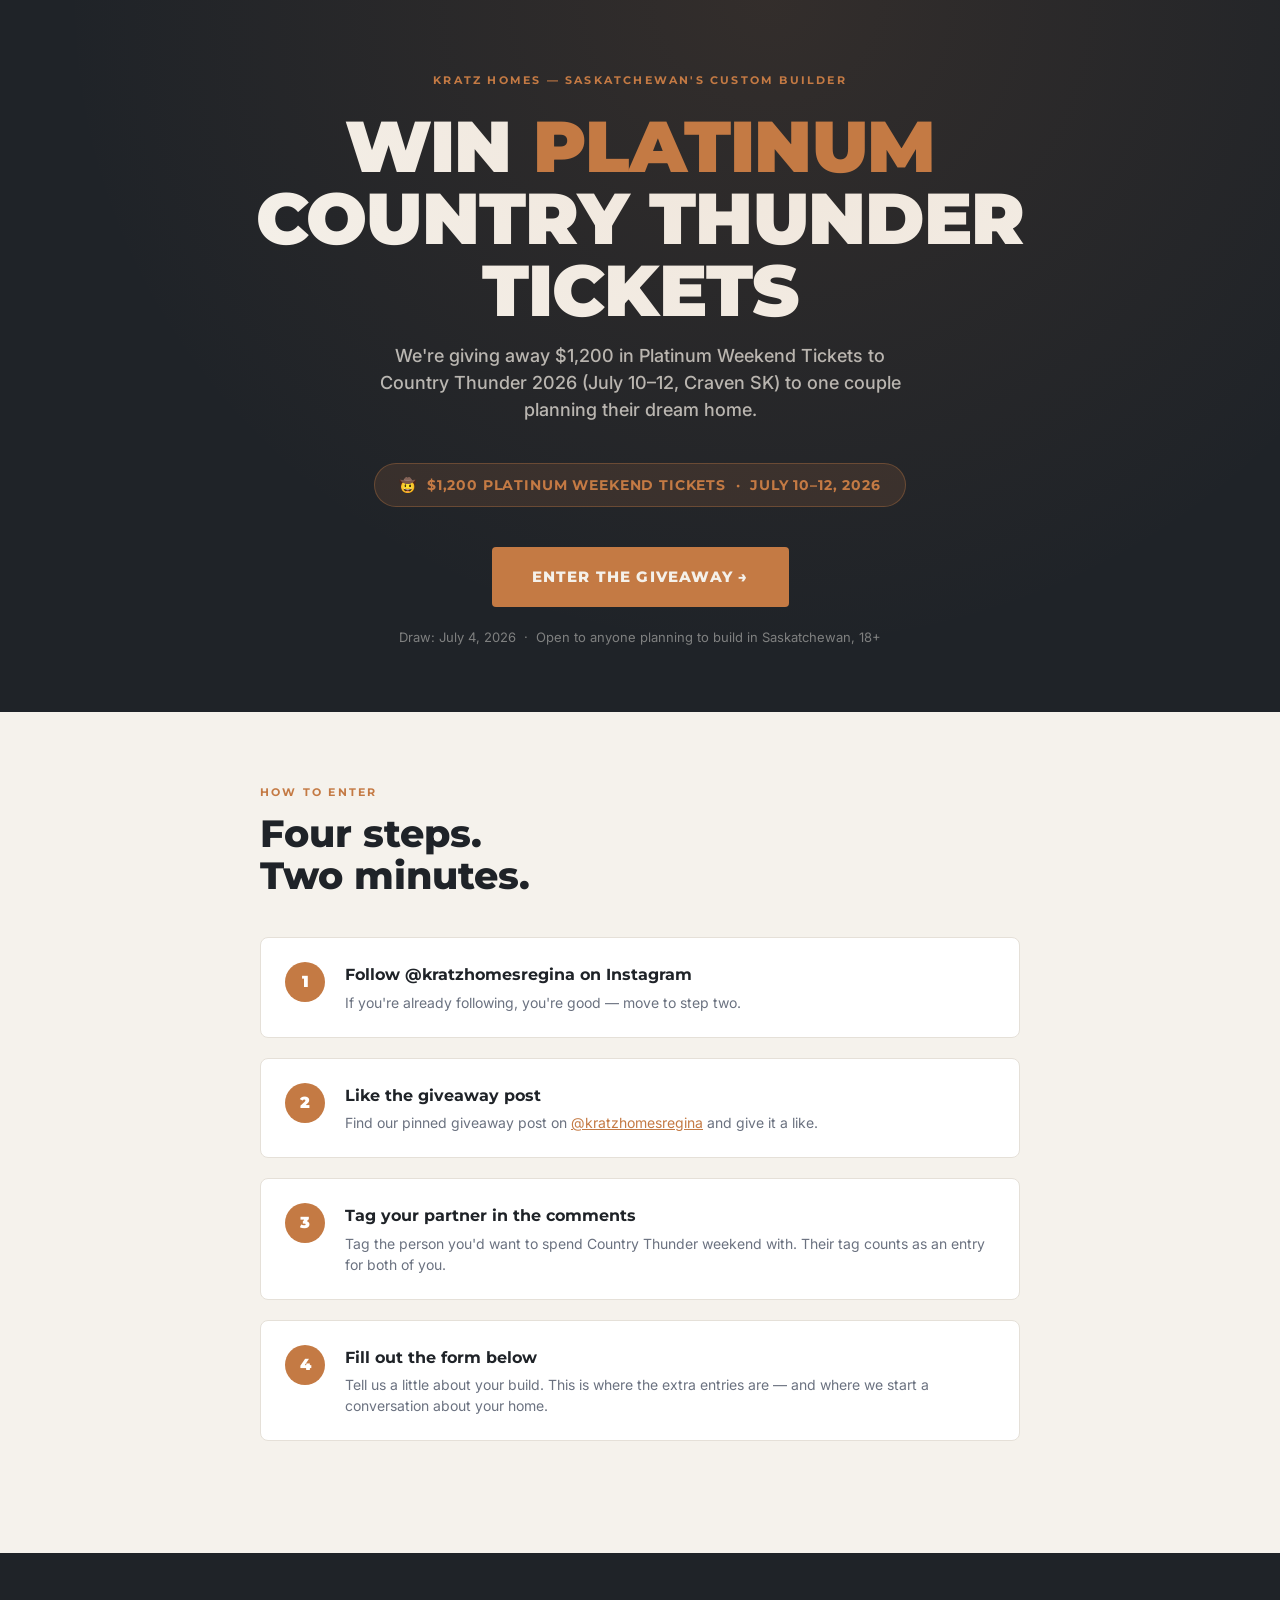
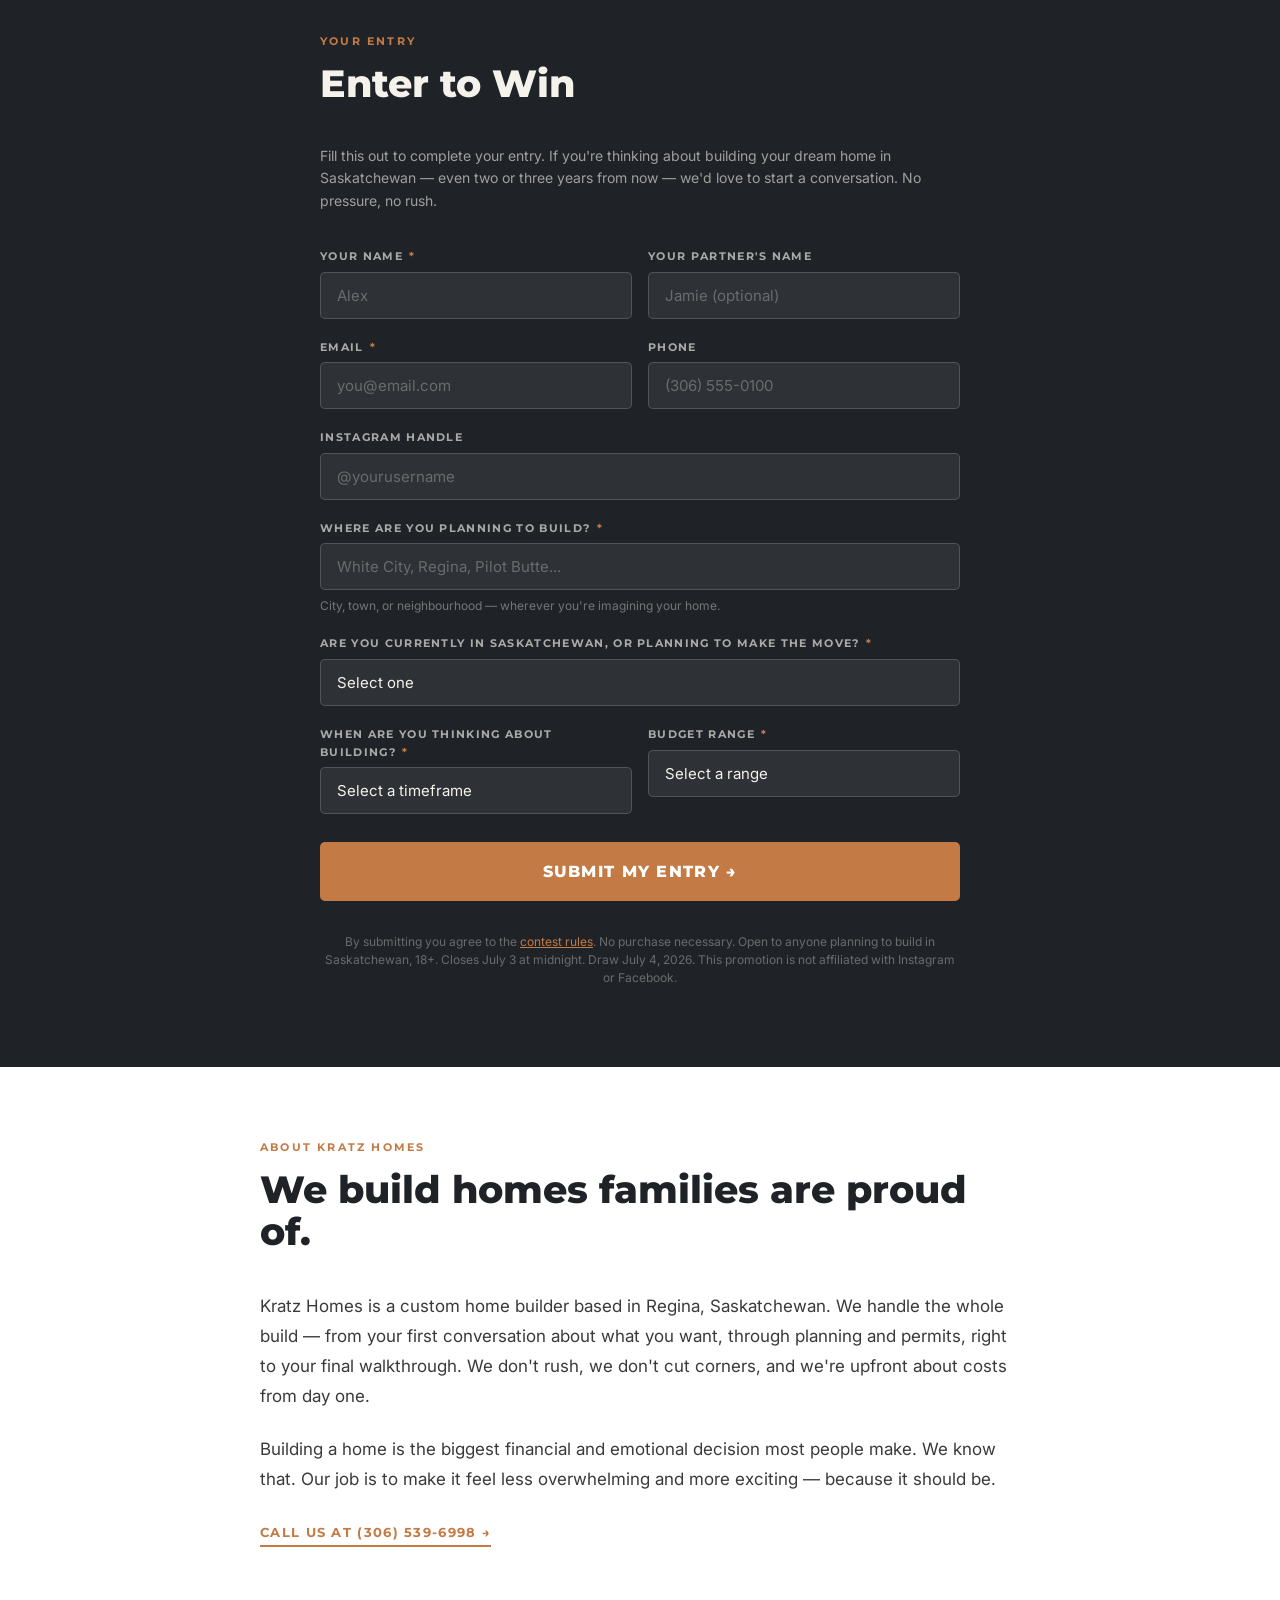
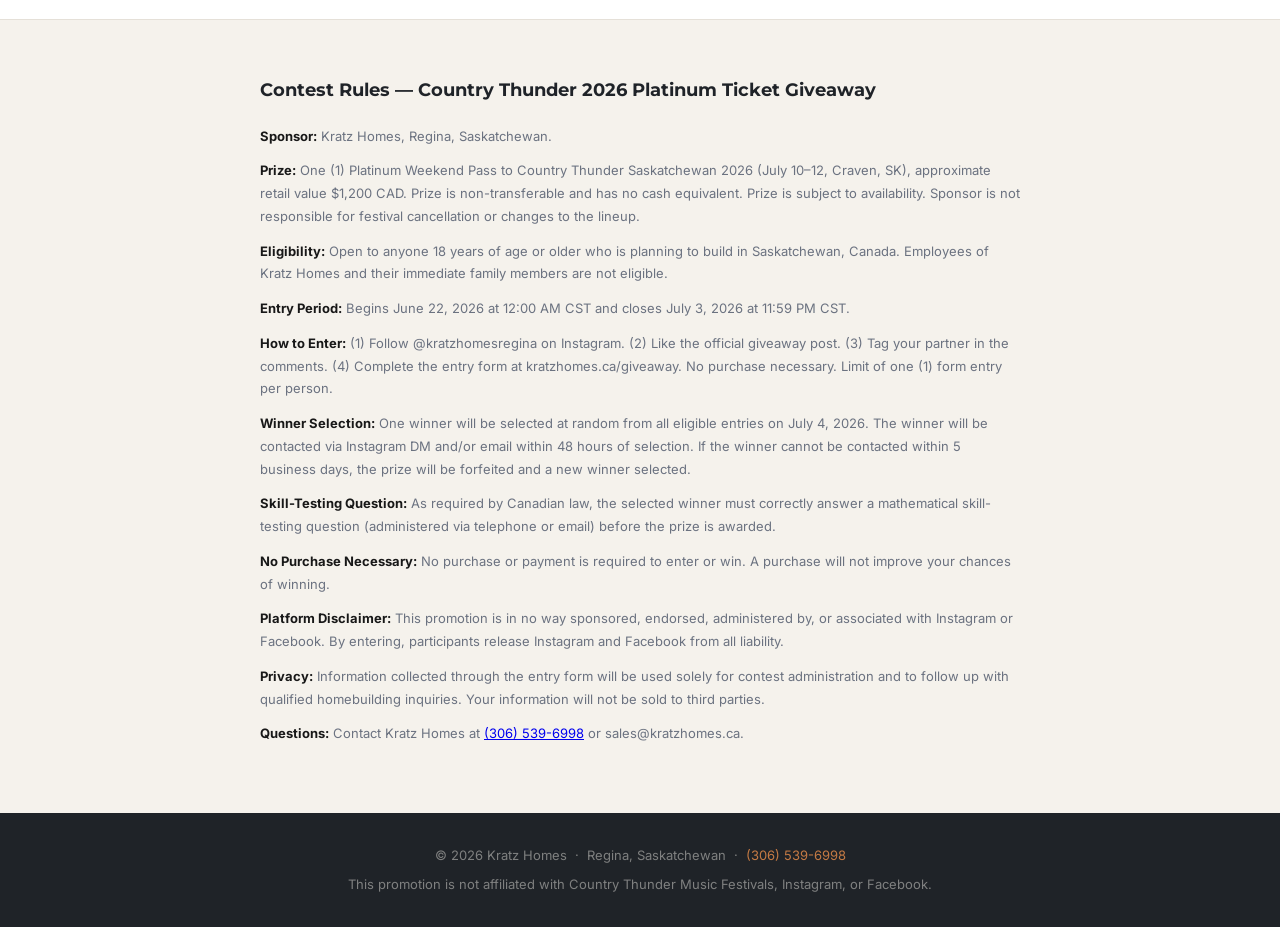
<file: giveaway.html>
<!DOCTYPE html>
<html lang="en">
<head>
  <meta charset="UTF-8">
  <meta name="viewport" content="width=device-width, initial-scale=1.0">
  <title>Win Platinum Country Thunder Tickets — Kratz Homes</title>
  <link href="https://fonts.googleapis.com/css2?family=Montserrat:wght@400;500;600;700;800;900&family=Inter:wght@400;500;600&display=swap" rel="stylesheet">
  <style>
    *, *::before, *::after { box-sizing: border-box; margin: 0; padding: 0; }

    :root {
      --charcoal:  #1F2328;
      --cream:     #F5F2EC;
      --amber:     #C47A44;
      --sage:      #5C6B52;
      --soft-black: #181818;
      --mid-gray:  #6B7280;
      --border:    #E5E0D8;
    }

    html { scroll-behavior: smooth; }

    body {
      font-family: 'Inter', sans-serif;
      background: var(--cream);
      color: var(--soft-black);
      line-height: 1.6;
    }

    /* ── HERO ── */
    .hero {
      background: var(--charcoal);
      color: var(--cream);
      padding: 72px 24px 64px;
      text-align: center;
      position: relative;
      overflow: hidden;
    }

    .hero::before {
      content: '';
      position: absolute;
      inset: 0;
      background: radial-gradient(ellipse at 60% 0%, rgba(196,122,68,0.12) 0%, transparent 65%);
      pointer-events: none;
    }

    .hero-eyebrow {
      font-family: 'Montserrat', sans-serif;
      font-size: 11px;
      font-weight: 700;
      letter-spacing: 0.2em;
      text-transform: uppercase;
      color: var(--amber);
      margin-bottom: 20px;
    }

    .hero-headline {
      font-family: 'Montserrat', sans-serif;
      font-size: clamp(36px, 8vw, 72px);
      font-weight: 900;
      line-height: 1.0;
      letter-spacing: -0.01em;
      text-transform: uppercase;
      color: var(--cream);
      max-width: 820px;
      margin: 0 auto 16px;
    }

    .hero-headline span {
      color: var(--amber);
    }

    .hero-subhead {
      font-size: 18px;
      font-weight: 500;
      color: rgba(245,242,236,0.72);
      max-width: 560px;
      margin: 0 auto 40px;
      line-height: 1.5;
    }

    .prize-pill {
      display: inline-flex;
      align-items: center;
      gap: 12px;
      background: rgba(196,122,68,0.15);
      border: 1px solid rgba(196,122,68,0.35);
      border-radius: 100px;
      padding: 10px 24px;
      margin-bottom: 40px;
    }

    .prize-pill-text {
      font-family: 'Montserrat', sans-serif;
      font-size: 14px;
      font-weight: 700;
      letter-spacing: 0.06em;
      text-transform: uppercase;
      color: var(--amber);
    }

    .hero-cta {
      display: inline-block;
      background: var(--amber);
      color: var(--cream);
      font-family: 'Montserrat', sans-serif;
      font-size: 15px;
      font-weight: 800;
      letter-spacing: 0.08em;
      text-transform: uppercase;
      padding: 18px 40px;
      border-radius: 4px;
      text-decoration: none;
      transition: background 0.2s, transform 0.15s;
    }

    .hero-cta:hover {
      background: #b06b38;
      transform: translateY(-1px);
    }

    .hero-deadline {
      margin-top: 20px;
      font-size: 13px;
      color: rgba(245,242,236,0.45);
    }

    /* ── HOW TO ENTER ── */
    .section {
      padding: 72px 24px;
    }

    .section-inner {
      max-width: 760px;
      margin: 0 auto;
    }

    .section-label {
      font-family: 'Montserrat', sans-serif;
      font-size: 11px;
      font-weight: 700;
      letter-spacing: 0.2em;
      text-transform: uppercase;
      color: var(--amber);
      margin-bottom: 12px;
    }

    .section-title {
      font-family: 'Montserrat', sans-serif;
      font-size: clamp(26px, 5vw, 38px);
      font-weight: 800;
      line-height: 1.1;
      color: var(--charcoal);
      margin-bottom: 40px;
    }

    .steps {
      display: grid;
      gap: 20px;
      margin-bottom: 40px;
    }

    .step {
      display: flex;
      gap: 20px;
      align-items: flex-start;
      background: #fff;
      border: 1px solid var(--border);
      border-radius: 8px;
      padding: 24px;
    }

    .step-num {
      flex-shrink: 0;
      width: 40px;
      height: 40px;
      background: var(--amber);
      border-radius: 50%;
      display: flex;
      align-items: center;
      justify-content: center;
      font-family: 'Montserrat', sans-serif;
      font-size: 16px;
      font-weight: 900;
      color: #fff;
    }

    .step-body h3 {
      font-family: 'Montserrat', sans-serif;
      font-size: 16px;
      font-weight: 700;
      color: var(--charcoal);
      margin-bottom: 4px;
    }

    .step-body p {
      font-size: 14px;
      color: var(--mid-gray);
      line-height: 1.5;
    }

    .bonus-box {
      background: var(--charcoal);
      color: var(--cream);
      border-radius: 8px;
      padding: 28px 32px;
    }

    .bonus-box h3 {
      font-family: 'Montserrat', sans-serif;
      font-size: 13px;
      font-weight: 700;
      letter-spacing: 0.15em;
      text-transform: uppercase;
      color: var(--amber);
      margin-bottom: 16px;
    }

    .bonus-list {
      list-style: none;
      display: grid;
      gap: 10px;
    }

    .bonus-list li {
      display: flex;
      justify-content: space-between;
      font-size: 15px;
      border-bottom: 1px solid rgba(245,242,236,0.1);
      padding-bottom: 10px;
    }

    .bonus-list li:last-child {
      border-bottom: none;
      padding-bottom: 0;
    }

    .bonus-list .label { color: rgba(245,242,236,0.75); }
    .bonus-list .value { font-weight: 600; color: var(--amber); }

    /* ── FORM ── */
    .form-section {
      background: var(--charcoal);
      padding: 80px 24px;
    }

    .form-inner {
      max-width: 640px;
      margin: 0 auto;
    }

    .form-section .section-title { color: var(--cream); }
    .form-section .section-label { color: var(--amber); }

    .form-note {
      font-size: 14px;
      color: rgba(245,242,236,0.6);
      margin-bottom: 36px;
      line-height: 1.6;
    }

    .form {
      display: grid;
      gap: 20px;
    }

    .form-row {
      display: grid;
      grid-template-columns: 1fr 1fr;
      gap: 16px;
    }

    @media (max-width: 540px) {
      .form-row { grid-template-columns: 1fr; }
    }

    .field {
      display: flex;
      flex-direction: column;
      gap: 6px;
    }

    .field label {
      font-family: 'Montserrat', sans-serif;
      font-size: 11px;
      font-weight: 700;
      letter-spacing: 0.12em;
      text-transform: uppercase;
      color: rgba(245,242,236,0.65);
    }

    .field label .req { color: var(--amber); margin-left: 2px; }

    .field input,
    .field select {
      background: rgba(245,242,236,0.07);
      border: 1px solid rgba(245,242,236,0.18);
      border-radius: 5px;
      padding: 13px 16px;
      font-family: 'Inter', sans-serif;
      font-size: 15px;
      color: var(--cream);
      outline: none;
      transition: border-color 0.2s;
      -webkit-appearance: none;
      appearance: none;
    }

    .field input::placeholder { color: rgba(245,242,236,0.3); }

    .field input:focus,
    .field select:focus { border-color: var(--amber); }

    .field select option { background: var(--charcoal); color: var(--cream); }

    .field-hint {
      font-size: 12px;
      color: rgba(245,242,236,0.4);
    }

    .submit-btn {
      width: 100%;
      background: var(--amber);
      color: #fff;
      font-family: 'Montserrat', sans-serif;
      font-size: 16px;
      font-weight: 800;
      letter-spacing: 0.08em;
      text-transform: uppercase;
      padding: 20px;
      border: none;
      border-radius: 5px;
      cursor: pointer;
      transition: background 0.2s, transform 0.15s;
      margin-top: 8px;
    }

    .submit-btn:hover { background: #b06b38; transform: translateY(-1px); }

    .submit-disclaimer {
      font-size: 12px;
      color: rgba(245,242,236,0.35);
      text-align: center;
      margin-top: 12px;
      line-height: 1.5;
    }

    /* ── ABOUT KRATZ ── */
    .about-section {
      padding: 72px 24px;
      background: #fff;
    }

    .about-inner {
      max-width: 760px;
      margin: 0 auto;
    }

    .about-text {
      font-size: 17px;
      line-height: 1.75;
      color: #3a3a3a;
      margin-bottom: 24px;
    }

    .about-cta {
      display: inline-block;
      font-family: 'Montserrat', sans-serif;
      font-size: 13px;
      font-weight: 700;
      letter-spacing: 0.1em;
      text-transform: uppercase;
      color: var(--amber);
      text-decoration: none;
      border-bottom: 2px solid var(--amber);
      padding-bottom: 2px;
    }

    /* ── RULES ── */
    .rules-section {
      background: var(--cream);
      padding: 56px 24px;
      border-top: 1px solid var(--border);
    }

    .rules-inner {
      max-width: 760px;
      margin: 0 auto;
    }

    .rules-title {
      font-family: 'Montserrat', sans-serif;
      font-size: 18px;
      font-weight: 700;
      color: var(--charcoal);
      margin-bottom: 20px;
    }

    .rules-body {
      font-size: 13px;
      color: var(--mid-gray);
      line-height: 1.75;
    }

    .rules-body p { margin-bottom: 12px; }
    .rules-body strong { color: var(--soft-black); }

    /* ── FOOTER ── */
    footer {
      background: var(--charcoal);
      color: rgba(245,242,236,0.45);
      text-align: center;
      padding: 32px 24px;
      font-size: 13px;
    }

    footer a { color: var(--amber); text-decoration: none; }

    /* ── SUCCESS STATE ── */
    .success-state {
      display: none;
      text-align: center;
      padding: 40px 0;
    }

    .success-state .checkmark {
      width: 64px;
      height: 64px;
      background: var(--amber);
      border-radius: 50%;
      display: flex;
      align-items: center;
      justify-content: center;
      margin: 0 auto 24px;
      font-size: 28px;
    }

    .success-state h2 {
      font-family: 'Montserrat', sans-serif;
      font-size: 28px;
      font-weight: 800;
      color: var(--cream);
      margin-bottom: 12px;
    }

    .success-state p {
      color: rgba(245,242,236,0.65);
      font-size: 16px;
      max-width: 440px;
      margin: 0 auto;
      line-height: 1.6;
    }
  </style>
</head>
<body>

<!-- ══════════════════════════════════
     HERO
════════════════════════════════════ -->
<section class="hero">
  <div class="hero-eyebrow">Kratz Homes — Saskatchewan's Custom Builder</div>

  <h1 class="hero-headline">
    Win <span>Platinum</span><br>Country Thunder<br>Tickets
  </h1>

  <p class="hero-subhead">
    We're giving away $1,200 in Platinum Weekend Tickets to Country Thunder 2026 (July 10–12, Craven SK) to one couple planning their dream home.
  </p>

  <div class="prize-pill">
    <span class="prize-pill-text">🤠 &nbsp;$1,200 Platinum Weekend Tickets &nbsp;·&nbsp; July 10–12, 2026</span>
  </div>

  <br>
  <a href="#enter" class="hero-cta">Enter the Giveaway →</a>

  <p class="hero-deadline">Draw: July 4, 2026 &nbsp;·&nbsp; Open to anyone planning to build in Saskatchewan, 18+</p>
</section>


<!-- ══════════════════════════════════
     HOW TO ENTER
════════════════════════════════════ -->
<section class="section">
  <div class="section-inner">
    <div class="section-label">How to Enter</div>
    <h2 class="section-title">Four steps.<br>Two minutes.</h2>

    <div class="steps">
      <div class="step">
        <div class="step-num">1</div>
        <div class="step-body">
          <h3>Follow @kratzhomesregina on Instagram</h3>
          <p>If you're already following, you're good — move to step two.</p>
        </div>
      </div>
      <div class="step">
        <div class="step-num">2</div>
        <div class="step-body">
          <h3>Like the giveaway post</h3>
          <p>Find our pinned giveaway post on <a href="https://www.instagram.com/kratzhomesregina" target="_blank" rel="noopener noreferrer" style="color: var(--amber);">@kratzhomesregina</a> and give it a like.</p>
        </div>
      </div>
      <div class="step">
        <div class="step-num">3</div>
        <div class="step-body">
          <h3>Tag your partner in the comments</h3>
          <p>Tag the person you'd want to spend Country Thunder weekend with. Their tag counts as an entry for both of you.</p>
        </div>
      </div>
      <div class="step">
        <div class="step-num">4</div>
        <div class="step-body">
          <h3>Fill out the form below</h3>
          <p>Tell us a little about your build. This is where the extra entries are — and where we start a conversation about your home.</p>
        </div>
      </div>
    </div>

  </div>
</section>


<!-- ══════════════════════════════════
     FORM
════════════════════════════════════ -->
<section class="form-section" id="enter">
  <div class="form-inner">
    <div class="section-label">Your Entry</div>
    <h2 class="section-title">Enter to Win</h2>

    <p class="form-note">
      Fill this out to complete your entry. If you're thinking about building your dream home in Saskatchewan — even two or three years from now — we'd love to start a conversation. No pressure, no rush.
    </p>

    <!-- ─ FORM ─ -->
    <form
      id="giveawayForm"
      class="form"
      method="POST"
      action="https://social-done-for-you-production.up.railway.app/api/giveaway/alex-construction"
    >
      <!-- Hidden fields for GHL tagging -->
      <input type="hidden" name="campaign" value="country-thunder-2026">
      <input type="hidden" name="source" value="landing-page">
      <input type="hidden" name="ghl_tag" value="SDFY — Country Thunder 2026">

      <div class="form-row">
        <div class="field">
          <label for="first_name">Your Name <span class="req">*</span></label>
          <input type="text" id="first_name" name="first_name" placeholder="Alex" required autocomplete="given-name">
        </div>
        <div class="field">
          <label for="partner_name">Your Partner's Name</label>
          <input type="text" id="partner_name" name="partner_name" placeholder="Jamie (optional)">
        </div>
      </div>

      <div class="form-row">
        <div class="field">
          <label for="email">Email <span class="req">*</span></label>
          <input type="email" id="email" name="email" placeholder="you@email.com" required autocomplete="email">
        </div>
        <div class="field">
          <label for="phone">Phone</label>
          <input type="tel" id="phone" name="phone" placeholder="(306) 555-0100" autocomplete="tel">
        </div>
      </div>

      <div class="field">
        <label for="instagram">Instagram Handle</label>
        <input type="text" id="instagram" name="instagram_handle" placeholder="@yourusername">
      </div>

      <div class="field">
        <label for="build_location">Where Are You Planning to Build? <span class="req">*</span></label>
        <input type="text" id="build_location" name="build_location" placeholder="White City, Regina, Pilot Butte..." required>
        <span class="field-hint">City, town, or neighbourhood — wherever you're imagining your home.</span>
      </div>

      <div class="field">
        <label for="relocation_status">Are You Currently in Saskatchewan, or Planning to Make the Move? <span class="req">*</span></label>
        <select id="relocation_status" name="relocation_status" required>
          <option value="" disabled selected>Select one</option>
          <option value="currently_in_sk">Currently living in Saskatchewan</option>
          <option value="planning_to_relocate">Planning to move to Saskatchewan</option>
        </select>
      </div>

      <div class="form-row">
        <div class="field">
          <label for="build_timeline">When Are You Thinking About Building? <span class="req">*</span></label>
          <select id="build_timeline" name="build_timeline" required>
            <option value="" disabled selected>Select a timeframe</option>
            <option value="under_6_months">Ready now — under 6 months</option>
            <option value="6_to_12_months">6 to 12 months</option>
            <option value="12_to_24_months">1 to 2 years out</option>
            <option value="just_exploring">Just exploring for now</option>
          </select>
        </div>
        <div class="field">
          <label for="budget">Budget Range <span class="req">*</span></label>
          <select id="budget" name="budget" required>
            <option value="" disabled selected>Select a range</option>
            <option value="over_350k">$350,000 or more</option>
            <option value="300k_to_350k">$300,000 – $349,999</option>
            <option value="250k_to_300k">$250,000 – $299,999</option>
            <option value="under_250k">Under $250,000</option>
            <option value="not_sure">Not sure yet</option>
          </select>
        </div>
      </div>


      <button type="submit" class="submit-btn">Submit My Entry →</button>

      <p class="submit-disclaimer">
        By submitting you agree to the <a href="#rules" style="color: var(--amber);">contest rules</a>. No purchase necessary. Open to anyone planning to build in Saskatchewan, 18+. Closes July 3 at midnight. Draw July 4, 2026. This promotion is not affiliated with Instagram or Facebook.
      </p>
    </form>

    <!-- Success state (shown after JS submit) -->
    <div class="success-state" id="successState">
      <div class="checkmark">✓</div>
      <h2>You're In!</h2>
      <p>
        Your entry is confirmed. The draw is July 4, 2026 — we'll reach out to the winner directly. In the meantime, follow <a href="https://www.instagram.com/kratzhomesregina" target="_blank" rel="noopener noreferrer" style="color: var(--amber);">@kratzhomesregina</a> to stay in the loop.
      </p>
    </div>
  </div>
</section>


<!-- ══════════════════════════════════
     ABOUT KRATZ HOMES
════════════════════════════════════ -->
<section class="about-section">
  <div class="about-inner">
    <div class="section-label">About Kratz Homes</div>
    <h2 class="section-title" style="color: var(--charcoal);">We build homes families are proud of.</h2>

    <p class="about-text">
      Kratz Homes is a custom home builder based in Regina, Saskatchewan. We handle the whole build — from your first conversation about what you want, through planning and permits, right to your final walkthrough. We don't rush, we don't cut corners, and we're upfront about costs from day one.
    </p>
    <p class="about-text">
      Building a home is the biggest financial and emotional decision most people make. We know that. Our job is to make it feel less overwhelming and more exciting — because it should be.
    </p>

    <a href="tel:+13065396998" class="about-cta">Call us at (306) 539-6998 →</a>
  </div>
</section>


<!-- ══════════════════════════════════
     CONTEST RULES
════════════════════════════════════ -->
<section class="rules-section" id="rules">
  <div class="rules-inner">
    <div class="rules-title">Contest Rules — Country Thunder 2026 Platinum Ticket Giveaway</div>
    <div class="rules-body">
      <p><strong>Sponsor:</strong> Kratz Homes, Regina, Saskatchewan.</p>

      <p><strong>Prize:</strong> One (1) Platinum Weekend Pass to Country Thunder Saskatchewan 2026 (July 10–12, Craven, SK), approximate retail value $1,200 CAD. Prize is non-transferable and has no cash equivalent. Prize is subject to availability. Sponsor is not responsible for festival cancellation or changes to the lineup.</p>

      <p><strong>Eligibility:</strong> Open to anyone 18 years of age or older who is planning to build in Saskatchewan, Canada. Employees of Kratz Homes and their immediate family members are not eligible.</p>

      <p><strong>Entry Period:</strong> Begins June 22, 2026 at 12:00 AM CST and closes July 3, 2026 at 11:59 PM CST.</p>

      <p><strong>How to Enter:</strong> (1) Follow @kratzhomesregina on Instagram. (2) Like the official giveaway post. (3) Tag your partner in the comments. (4) Complete the entry form at kratzhomes.ca/giveaway. No purchase necessary. Limit of one (1) form entry per person.</p>

      <p><strong>Winner Selection:</strong> One winner will be selected at random from all eligible entries on July 4, 2026. The winner will be contacted via Instagram DM and/or email within 48 hours of selection. If the winner cannot be contacted within 5 business days, the prize will be forfeited and a new winner selected.</p>

      <p><strong>Skill-Testing Question:</strong> As required by Canadian law, the selected winner must correctly answer a mathematical skill-testing question (administered via telephone or email) before the prize is awarded.</p>

      <p><strong>No Purchase Necessary:</strong> No purchase or payment is required to enter or win. A purchase will not improve your chances of winning.</p>

      <p><strong>Platform Disclaimer:</strong> This promotion is in no way sponsored, endorsed, administered by, or associated with Instagram or Facebook. By entering, participants release Instagram and Facebook from all liability.</p>

      <p><strong>Privacy:</strong> Information collected through the entry form will be used solely for contest administration and to follow up with qualified homebuilding inquiries. Your information will not be sold to third parties.</p>

      <p><strong>Questions:</strong> Contact Kratz Homes at <a href="tel:+13065396998">(306) 539-6998</a> or sales@kratzhomes.ca.</p>
    </div>
  </div>
</section>


<!-- ══════════════════════════════════
     FOOTER
════════════════════════════════════ -->
<footer>
  <p>&copy; 2026 Kratz Homes &nbsp;·&nbsp; Regina, Saskatchewan &nbsp;·&nbsp; <a href="tel:+13065396998">(306) 539-6998</a></p>
  <p style="margin-top: 8px;">This promotion is not affiliated with Country Thunder Music Festivals, Instagram, or Facebook.</p>
</footer>


<script>
  // Smooth scroll for hero CTA
  document.querySelector('.hero-cta')?.addEventListener('click', function(e) {
    e.preventDefault();
    document.querySelector('#enter')?.scrollIntoView({ behavior: 'smooth' });
  });

  // Form submission — POST to GHL webhook, show success state
  const form = document.getElementById('giveawayForm');
  const successState = document.getElementById('successState');

  form?.addEventListener('submit', async function(e) {
    e.preventDefault();

    const btn = form.querySelector('.submit-btn');
    btn.textContent = 'Submitting…';
    btn.disabled = true;

    try {
      const data = new FormData(form);
      const body = {};
      data.forEach((v, k) => { body[k] = v; });

      // Basic client-side lead score (mirrors GHL logic — GHL is source of truth)
      const budgetScore = {
        'over_350k': 50, '300k_to_350k': 35, '250k_to_300k': 20,
        'under_250k': 10, 'not_sure': 10
      }[body.budget] || 10;

      const timelineScore = {
        'under_6_months': 50, '6_to_12_months': 40,
        '12_to_24_months': 30, 'just_exploring': 15
      }[body.build_timeline] || 15;

      body.lead_score = budgetScore + timelineScore;
      body.lead_tier = body.lead_score >= 90 ? 'HOT' : body.lead_score >= 70 ? 'WARM' : 'COLD';

      await fetch(form.action, {
        method: 'POST',
        headers: { 'Content-Type': 'application/json' },
        body: JSON.stringify(body)
      });

      form.style.display = 'none';
      successState.style.display = 'block';
    } catch (err) {
      btn.textContent = 'Submit My Entry →';
      btn.disabled = false;
      alert('Something went wrong. Please try again or call us at (306) 539-6998.');
    }
  });
</script>

</body>
</html>
</file>
